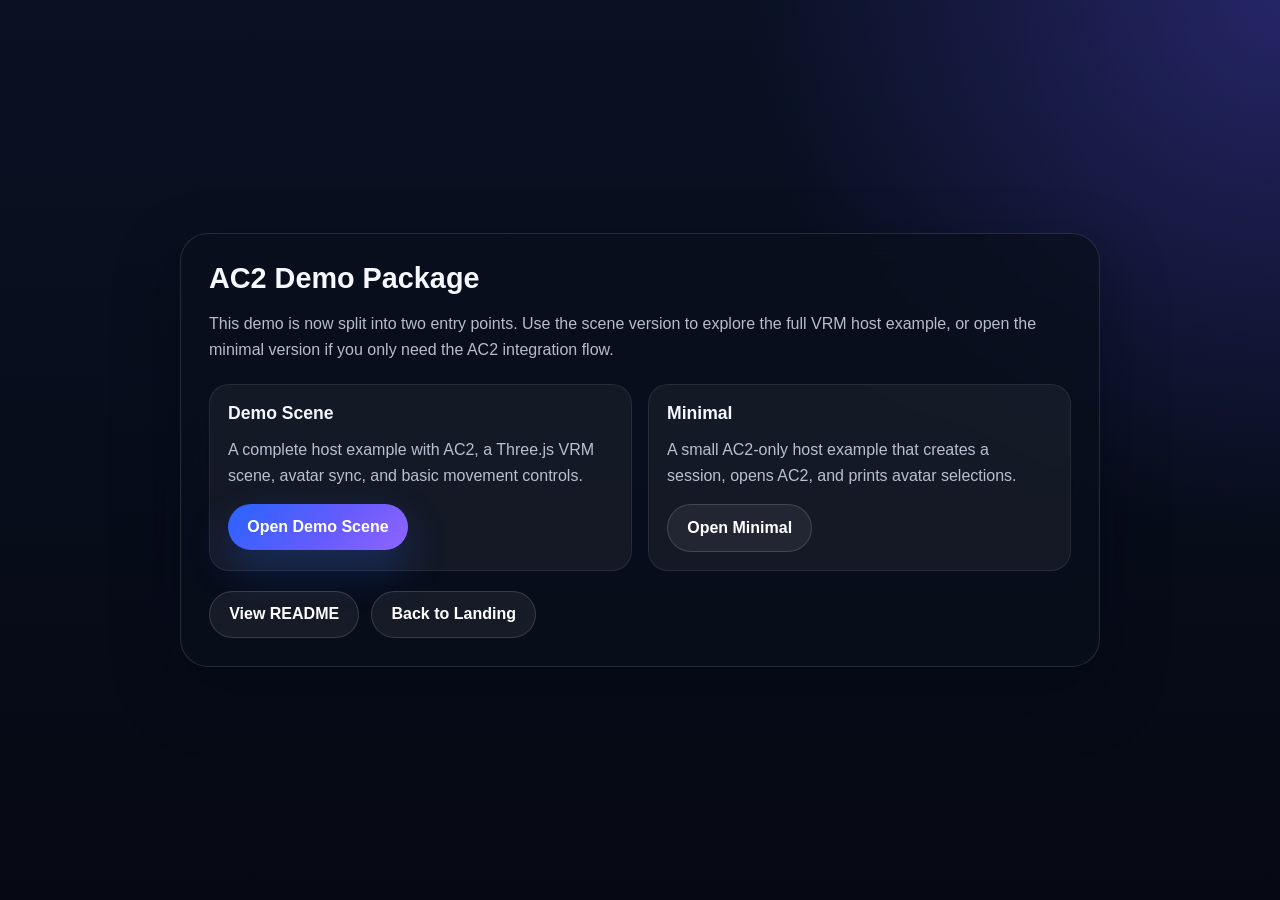
<file: index.html>
<!doctype html>
<html lang="en">
<head>
  <meta charset="UTF-8">
  <meta name="viewport" content="width=device-width, initial-scale=1.0">
  <title>AC2 Demo Package</title>
  <style>
    :root {
      color-scheme: dark;
      font-family: Roboto, "Segoe UI", sans-serif;
    }

    * {
      box-sizing: border-box;
    }

    body {
      margin: 0;
      min-height: 100vh;
      display: grid;
      place-items: center;
      padding: 24px;
      background:
        radial-gradient(circle at top right, rgba(94, 80, 242, 0.32), transparent 34%),
        linear-gradient(180deg, #091123 0%, #060913 100%);
      color: #f6f8ff;
    }

    .shell {
      width: min(920px, 100%);
      padding: 28px;
      border-radius: 28px;
      border: 1px solid rgba(255, 255, 255, 0.12);
      background: rgba(10, 15, 28, 0.76);
      box-shadow: 0 24px 64px rgba(2, 6, 18, 0.42);
      backdrop-filter: blur(18px);
      -webkit-backdrop-filter: blur(18px);
    }

    h1 {
      margin: 0;
      font-size: 1.8rem;
    }

    p {
      line-height: 1.6;
      color: rgba(232, 238, 255, 0.78);
    }

    .grid {
      display: grid;
      gap: 16px;
      margin-top: 22px;
    }

    @media (min-width: 760px) {
      .grid {
        grid-template-columns: repeat(2, minmax(0, 1fr));
      }
    }

    .card {
      padding: 18px;
      border-radius: 20px;
      background: rgba(255, 255, 255, 0.05);
      border: 1px solid rgba(255, 255, 255, 0.08);
    }

    .card h2 {
      margin: 0;
      font-size: 1.1rem;
    }

    .card p {
      margin: 0.8rem 0 1rem;
    }

    .link-row {
      display: flex;
      flex-wrap: wrap;
      gap: 12px;
      margin-top: 20px;
    }

    a {
      display: inline-flex;
      align-items: center;
      justify-content: center;
      min-height: 44px;
      padding: 0.85rem 1.2rem;
      border-radius: 999px;
      text-decoration: none;
      font-weight: 700;
      color: #fff;
      border: 1px solid rgba(255, 255, 255, 0.14);
      background: rgba(255, 255, 255, 0.06);
    }

    a.primary {
      background: linear-gradient(135deg, #2764ff 0%, #675bff 58%, #9165ff 100%);
      border: 0;
      box-shadow: 0 18px 40px rgba(39, 100, 255, 0.26);
    }
  </style>
</head>
<body>
  <main class="shell">
    <h1>AC2 Demo Package</h1>
    <p>This demo is now split into two entry points. Use the scene version to explore the full VRM host example, or open the minimal version if you only need the AC2 integration flow.</p>

    <section class="grid">
      <article class="card">
        <h2>Demo Scene</h2>
        <p>A complete host example with AC2, a Three.js VRM scene, avatar sync, and basic movement controls.</p>
        <a class="primary" href="./demo-scene/">Open Demo Scene</a>
      </article>

      <article class="card">
        <h2>Minimal</h2>
        <p>A small AC2-only host example that creates a session, opens AC2, and prints avatar selections.</p>
        <a href="./minimal/">Open Minimal</a>
      </article>
    </section>

    <div class="link-row">
      <a href="./README.md">View README</a>
      <a id="demo-landing-link" href="https://geosephlien.github.io/landing/">Back to Landing</a>
    </div>
  </main>
  <script>
    (function () {
      const urlParams = new URLSearchParams(window.location.search);
      const runtimeConfig = window.__AC2_RUNTIME__ && typeof window.__AC2_RUNTIME__ === 'object'
        ? window.__AC2_RUNTIME__
        : {};

      function readRuntimeValue(name) {
        const queryValue = urlParams.get(name);
        if (typeof queryValue === 'string' && queryValue.trim()) {
          return queryValue.trim();
        }

        const configValue = runtimeConfig[name];
        if (typeof configValue === 'string' && configValue.trim()) {
          return configValue.trim();
        }

        return '';
      }

      function normalizeUrl(value, fallback) {
        try {
          return new URL(String(value || '')).toString();
        } catch {
          return fallback;
        }
      }

      const landingLink = document.getElementById('demo-landing-link');

      if (landingLink) {
        landingLink.href = normalizeUrl(readRuntimeValue('landingUrl'), landingLink.href);
      }
    })();
  </script>
</body>
</html>
</file>
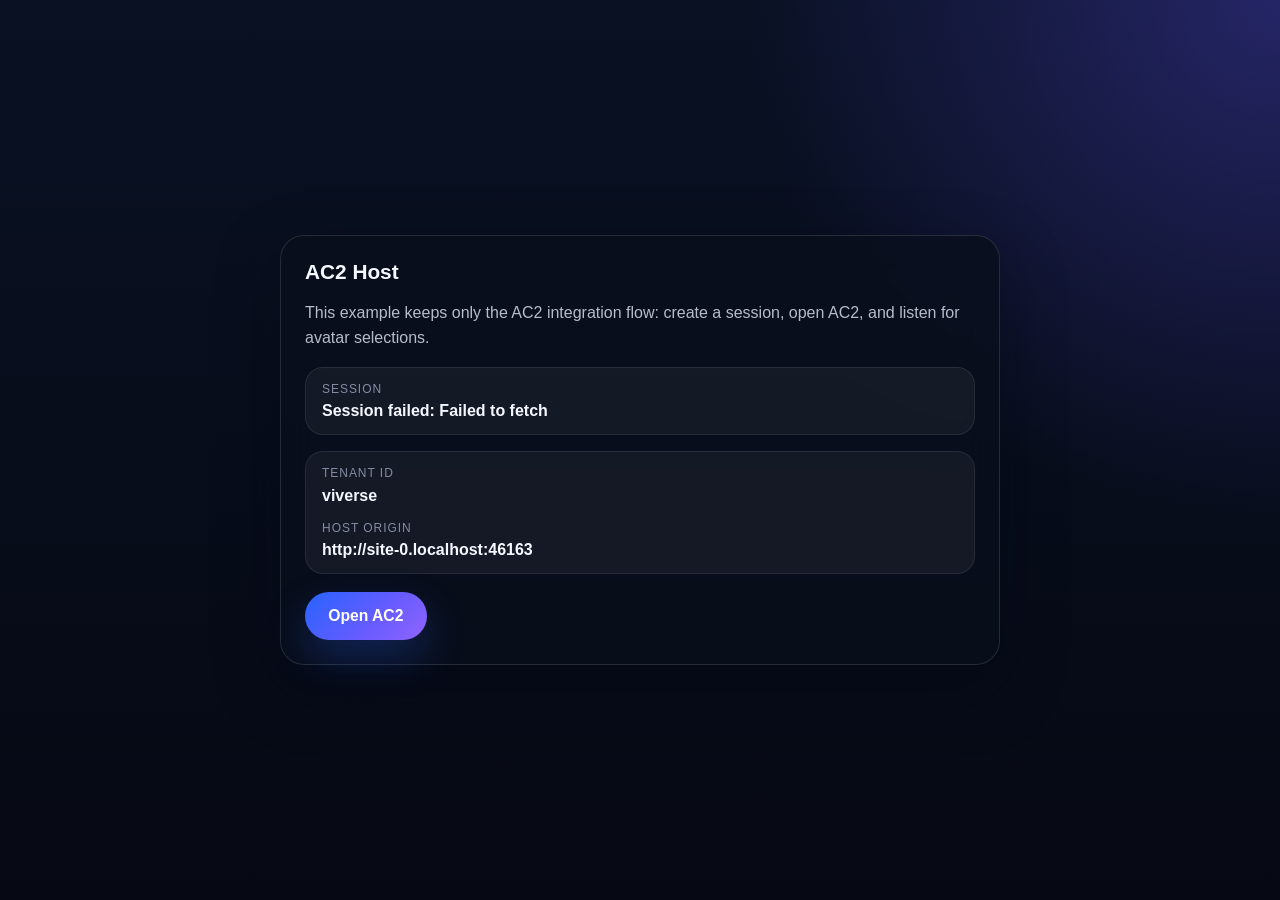
<file: minimal/index.html>
<!doctype html>
<html lang="en">
<head>
  <meta charset="UTF-8">
  <meta name="viewport" content="width=device-width, initial-scale=1.0">
  <title>AC2 Host</title>
  <style>
    :root {
      color-scheme: dark;
      font-family: Roboto, "Segoe UI", sans-serif;
    }

    * {
      box-sizing: border-box;
    }

    body {
      margin: 0;
      min-height: 100vh;
      display: grid;
      place-items: center;
      padding: 24px;
      background:
        radial-gradient(circle at top right, rgba(94, 80, 242, 0.32), transparent 34%),
        linear-gradient(180deg, #091123 0%, #060913 100%);
      color: #f6f8ff;
    }

    .shell {
      width: min(720px, 100%);
      padding: 24px;
      border-radius: 24px;
      border: 1px solid rgba(255, 255, 255, 0.12);
      background: rgba(10, 15, 28, 0.76);
      box-shadow: 0 24px 64px rgba(2, 6, 18, 0.42);
      backdrop-filter: blur(18px);
      -webkit-backdrop-filter: blur(18px);
    }

    h1 {
      margin: 0;
      font-size: 1.3rem;
    }

    p {
      line-height: 1.6;
      color: rgba(232, 238, 255, 0.78);
    }

    .status-card {
      margin-top: 16px;
      padding: 14px 16px;
      border-radius: 18px;
      background: rgba(255, 255, 255, 0.05);
      border: 1px solid rgba(255, 255, 255, 0.08);
    }

    .label {
      display: block;
      font-size: 0.75rem;
      letter-spacing: 0.08em;
      text-transform: uppercase;
      color: rgba(214, 222, 255, 0.58);
    }

    .label + .value {
      margin-top: 0.4rem;
    }

    .value + .label {
      margin-top: 1rem;
    }

    .value {
      display: block;
      font-weight: 600;
      word-break: break-word;
    }

    .open-ac2-button {
      appearance: none;
      margin-top: 18px;
      border: 0;
      border-radius: 999px;
      padding: 0.95rem 1.45rem;
      font: inherit;
      font-size: 0.98rem;
      font-weight: 800;
      color: #fff;
      background: linear-gradient(135deg, #2764ff 0%, #675bff 58%, #9165ff 100%);
      box-shadow: 0 18px 40px rgba(39, 100, 255, 0.26);
      cursor: pointer;
    }

    .open-ac2-button:disabled {
      cursor: wait;
      opacity: 0.82;
    }

    .ac2-modal[hidden] {
      display: none;
    }

    .ac2-modal {
      position: fixed;
      inset: 0;
      z-index: 1000;
    }

    .ac2-backdrop {
      position: absolute;
      inset: 0;
      background: rgba(5, 8, 20, 0.56);
      backdrop-filter: blur(10px);
      -webkit-backdrop-filter: blur(10px);
    }

    .ac2-panel {
      position: absolute;
      top: 50%;
      left: 50%;
      width: min(1280px, calc(100vw - 32px));
      height: min(780px, calc(100vh - 32px));
      transform: translate(-50%, -50%);
      overflow: hidden;
      border-radius: 28px;
      background: #050814;
      border: 1px solid rgba(255, 255, 255, 0.18);
      box-shadow: 0 36px 80px rgba(3, 8, 22, 0.45);
    }

    .ac2-frame {
      width: 100%;
      height: 100%;
      border: 0;
      display: block;
    }
  </style>
</head>
<body>
  <main class="shell">
    <h1>AC2 Host</h1>
    <p>This example keeps only the AC2 integration flow: create a session, open AC2, and listen for avatar selections.</p>

    <section class="status-card" aria-label="Session status">
      <span class="label">Session</span>
      <span id="session-status" class="value">Initializing AC2 session...</span>
    </section>

    <section class="status-card" aria-label="Host configuration">
      <span class="label">Tenant ID</span>
      <span id="tenant-id-value" class="value"></span>
      <span class="label">Host Origin</span>
      <span id="host-origin-value" class="value"></span>
    </section>

    <button id="open-ac2-button" class="open-ac2-button" type="button">Open AC2</button>
  </main>

  <div id="ac2-modal" class="ac2-modal" hidden aria-hidden="true">
    <div class="ac2-backdrop" data-ac2-close></div>
    <section class="ac2-panel" role="dialog" aria-modal="true" aria-label="Avatar Creator 2">
      <iframe
        id="ac2-frame"
        class="ac2-frame"
        title="Avatar Creator 2"
        allow="clipboard-write"
        referrerpolicy="strict-origin-when-cross-origin"
      ></iframe>
    </section>
  </div>

  <script type="module">
    import { createAc2Host } from './ac2-host.js';

    const urlParams = new URLSearchParams(window.location.search);
    const runtimeConfig = window.__AC2_RUNTIME__ && typeof window.__AC2_RUNTIME__ === 'object'
      ? window.__AC2_RUNTIME__
      : {};

    function readRuntimeValue(name) {
      const queryValue = urlParams.get(name);
      if (typeof queryValue === 'string' && queryValue.trim()) {
        return queryValue.trim();
      }

      const configValue = runtimeConfig[name];
      if (typeof configValue === 'string' && configValue.trim()) {
        return configValue.trim();
      }

      return '';
    }

    function normalizeUrl(value, fallback) {
      try {
        return new URL(String(value || '')).toString();
      } catch {
        return fallback;
      }
    }

    function normalizeOrigin(value, fallback) {
      try {
        const parsed = new URL(String(value || ''));
        if (parsed.protocol !== 'http:' && parsed.protocol !== 'https:') {
          return fallback;
        }
        return parsed.origin;
      } catch {
        return fallback;
      }
    }

    const tenantId = 'viverse';
    const hostOrigin = window.location.origin;
    const defaultSiteOrigin = 'https://geosephlien.github.io';
    const defaultAc2Url = `${defaultSiteOrigin}/ac2/?embedded=1&uiMode=modal`;
    const ac2Url = normalizeUrl(readRuntimeValue('ac2Url'), defaultAc2Url);
    const ac2Origin = normalizeOrigin(readRuntimeValue('ac2Origin'), normalizeOrigin(ac2Url, defaultSiteOrigin));

    const ac2Host = createAc2Host({
      tenantId,
      apiBase: readRuntimeValue('apiBase') || 'https://ac2-host-api-avatar-page.kuanyi-lien.workers.dev',
      ac2Origin,
      ac2Url,
      openButton: document.getElementById('open-ac2-button'),
      modal: document.getElementById('ac2-modal'),
      frame: document.getElementById('ac2-frame'),
      sessionStatus: document.getElementById('session-status')
    });

    document.getElementById('tenant-id-value').textContent = tenantId;
    document.getElementById('host-origin-value').textContent = hostOrigin;

    ac2Host.onAvatarSelected((selection) => {
      console.log('AC2 avatar selected:', selection);
    });

    ac2Host.onError((error) => {
      console.error(error);
    });

    ac2Host.ensureSession().catch((error) => {
      console.error(error);
    });
  </script>
</body>
</html>
</file>
